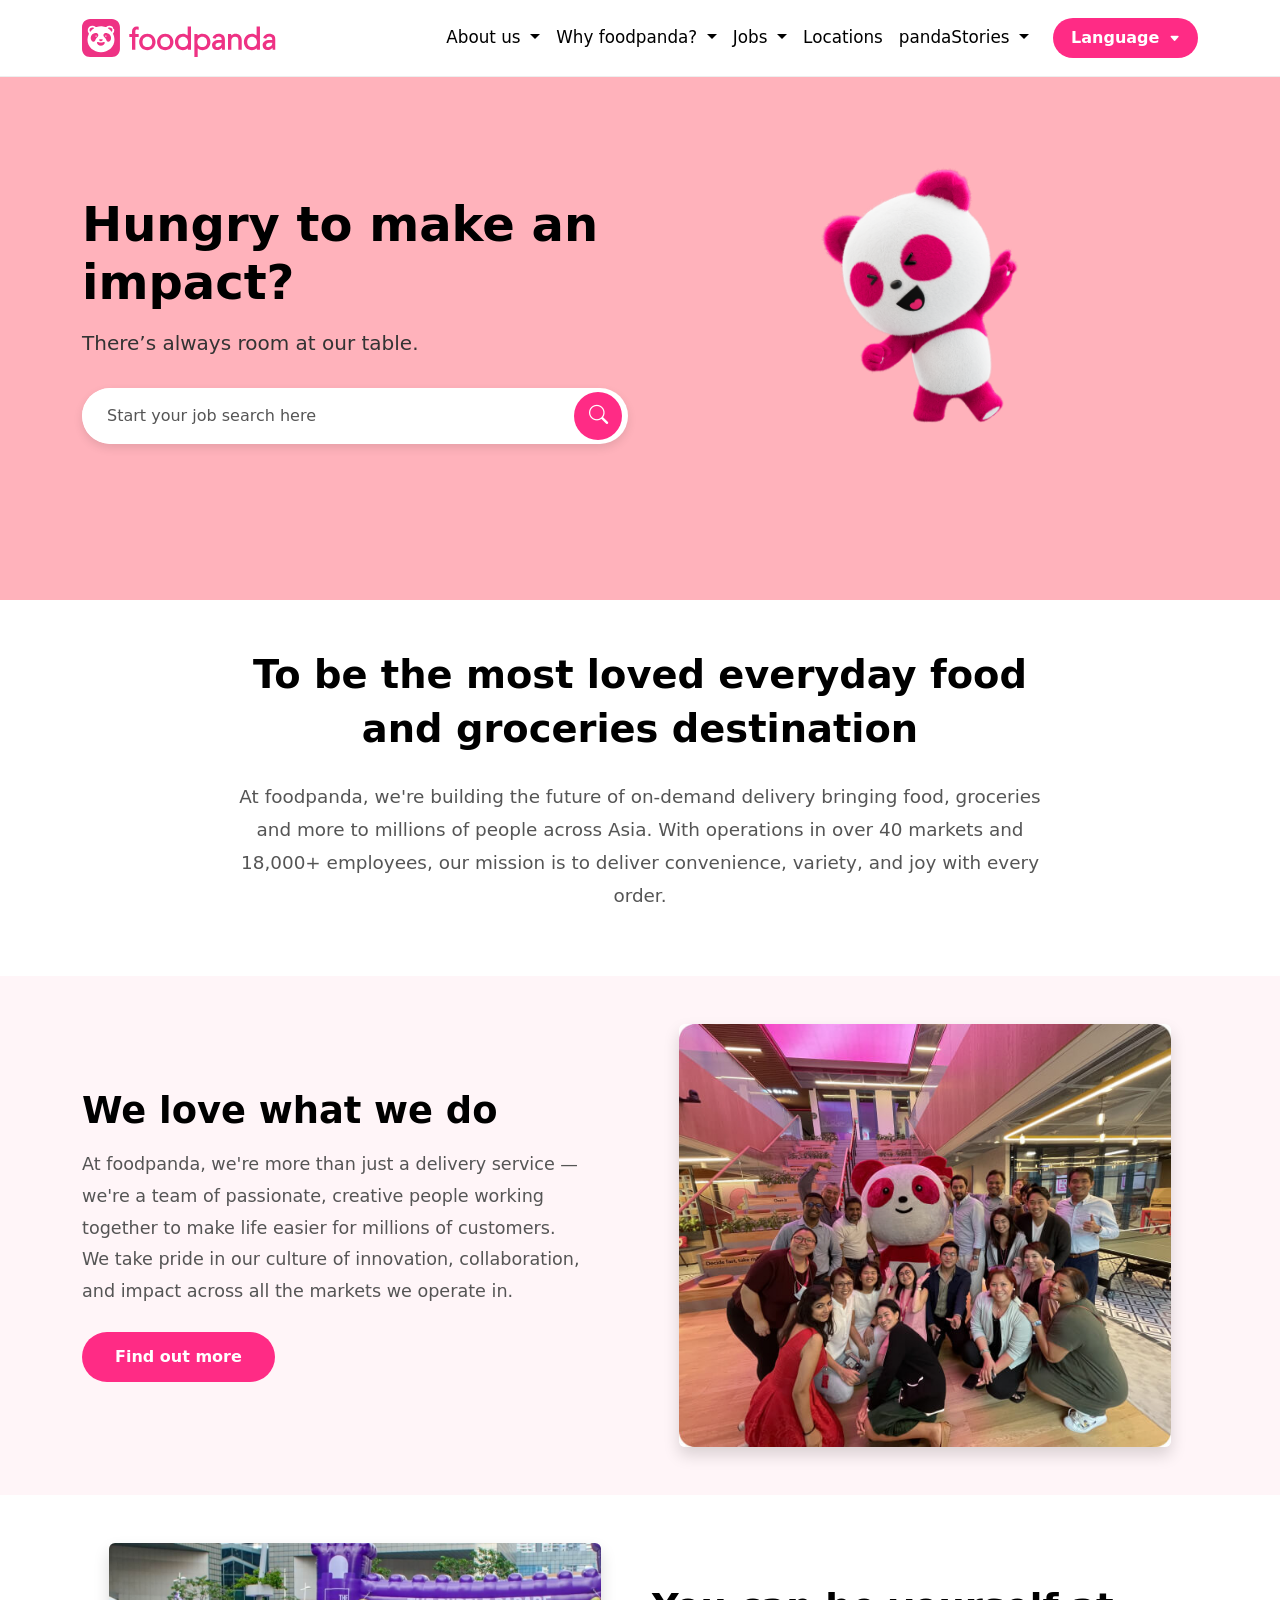
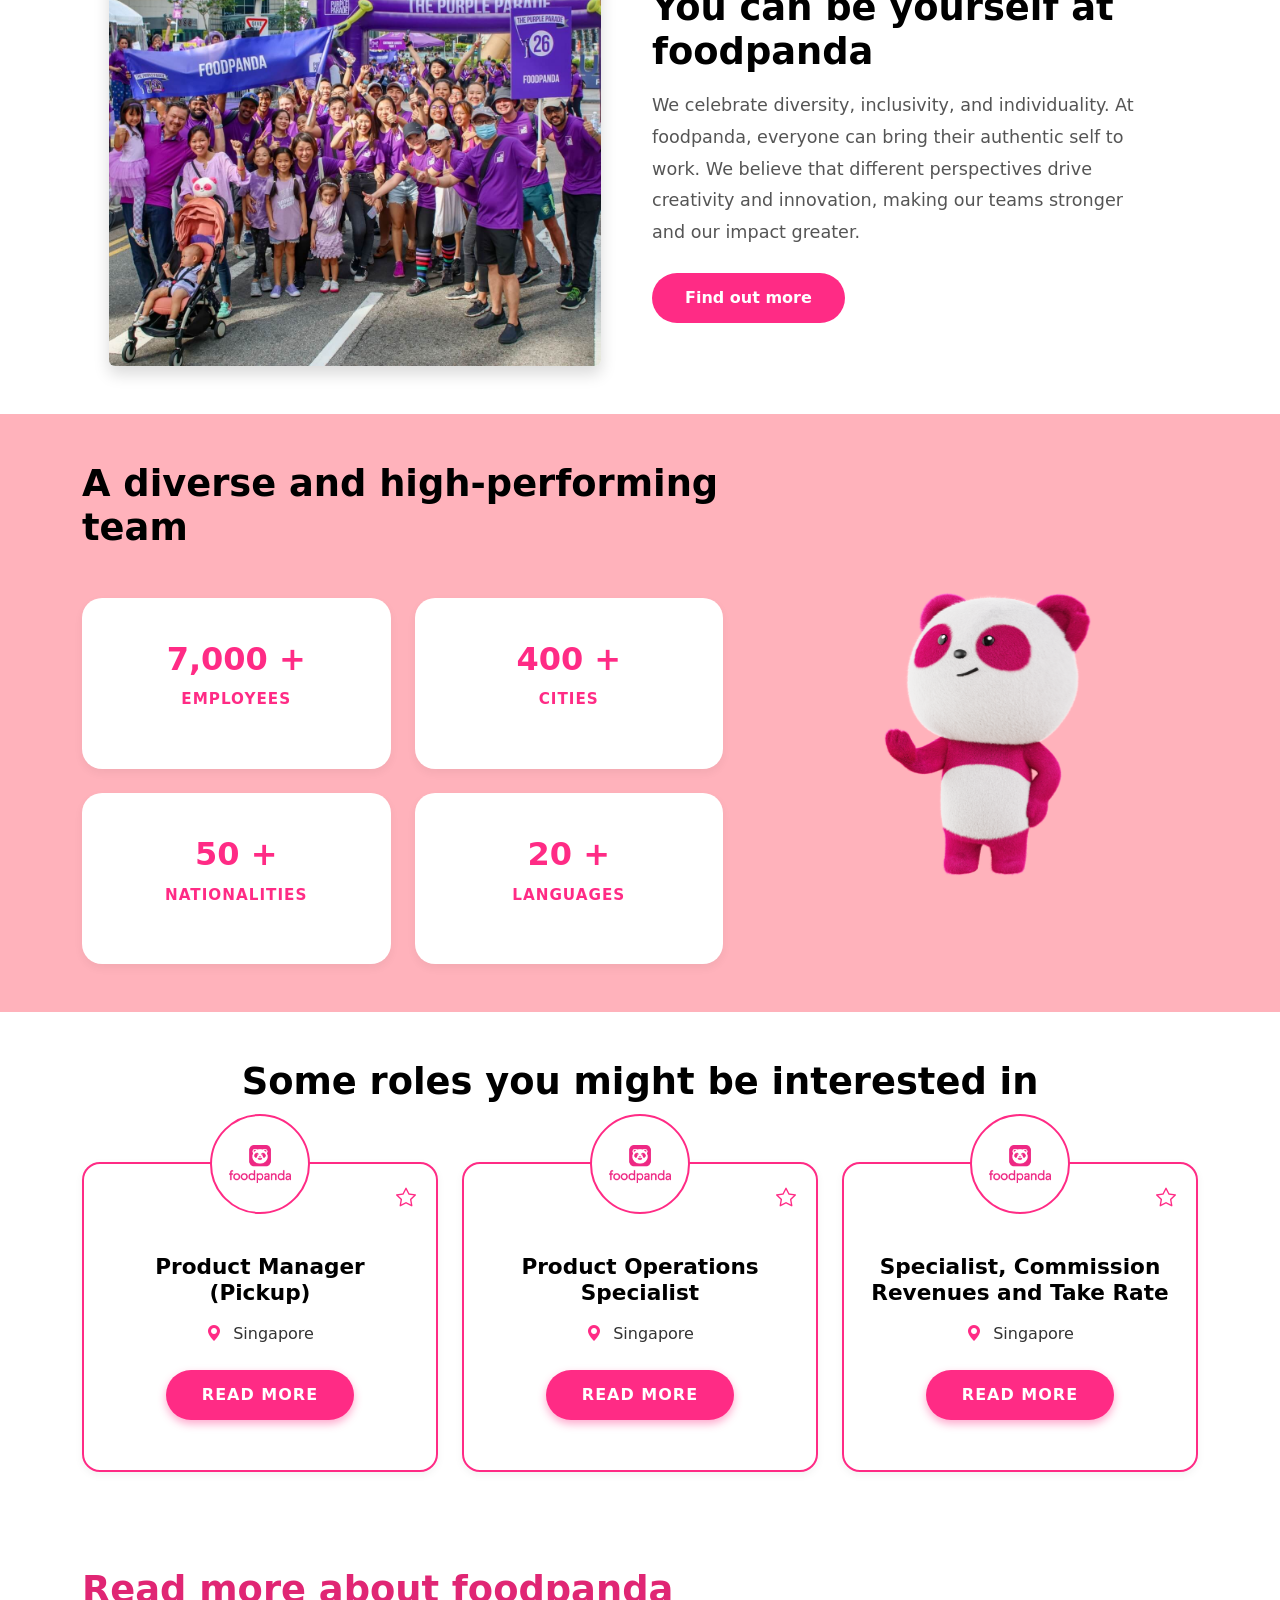
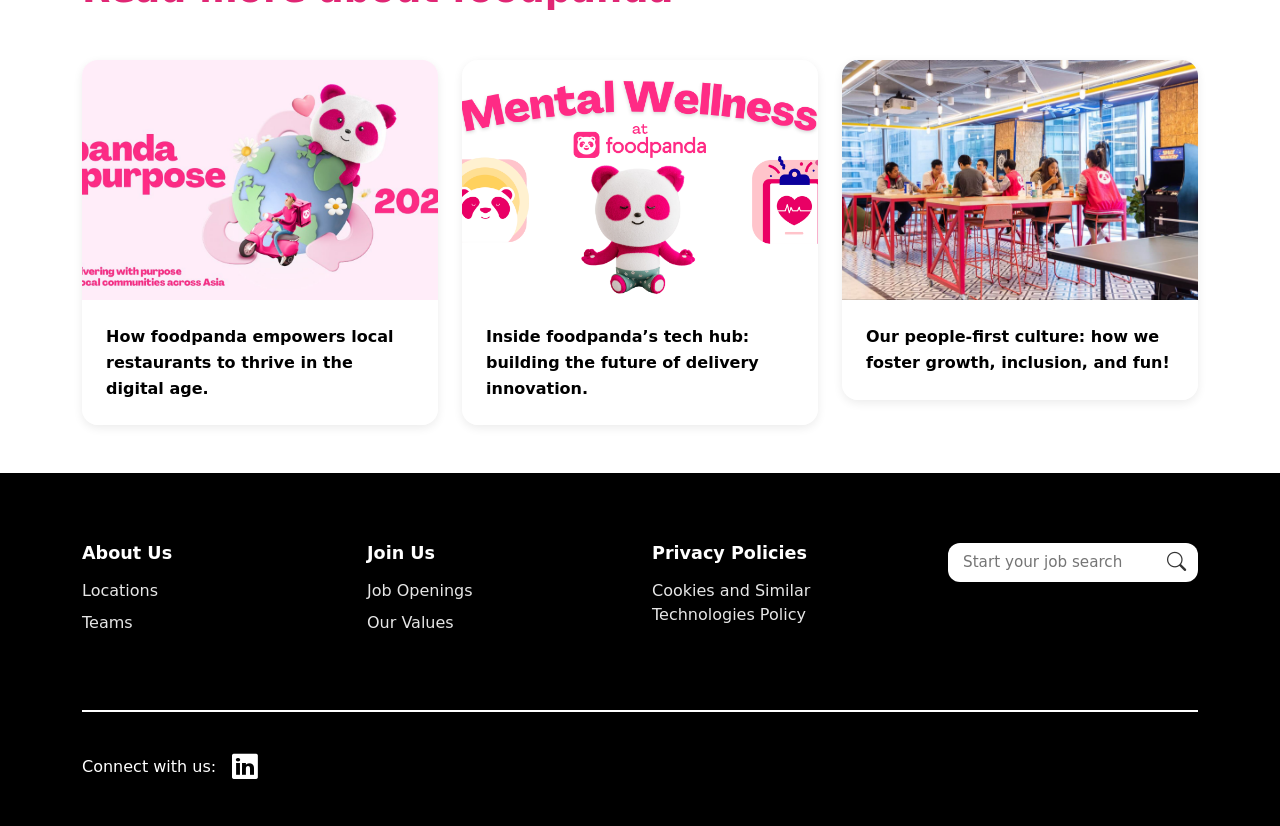
<file: career.html>
<!doctype html>
<html lang="en">

<head>
  <meta charset="utf-8">
  <meta name="viewport" content="width=device-width, initial-scale=1">
  <title>Careers | foodpanda</title>

  <!-- Bootstrap -->
  <link href="https://cdn.jsdelivr.net/npm/bootstrap@5.3.3/dist/css/bootstrap.min.css" rel="stylesheet">

  <!-- Icons -->
  <link rel="stylesheet" href="https://cdn.jsdelivr.net/npm/bootstrap-icons@1.11.3/font/bootstrap-icons.min.css">

  <!-- Custom CSS -->
  <link rel="stylesheet" href="career.css">

  <link rel="shortcut icon" href="assets/images/favicon.ico" type="image/x-icon">
</head>

<body>

  <!-- ===== NAVBAR ===== -->
<nav class="navbar navbar-expand-lg fixed-top fp-navbar">
  <div class="container">
    <!-- Logo -->
    <a class="navbar-brand" href="#">
      <img src="assets/images/foodpanda-svg-logo.svg" alt="Foodpanda logo">
    </a>

    <!-- Toggler button -->
    <button class="navbar-toggler" type="button" data-bs-toggle="collapse" data-bs-target="#navbarNav"
      aria-controls="navbarNav" aria-expanded="false" aria-label="Toggle navigation">
      <span class="navbar-toggler-icon"></span>
    </button>

    <!-- Navbar Links -->
    <div class="collapse navbar-collapse" id="navbarNav">
      <ul class="navbar-nav ms-auto align-items-lg-center">
        <!-- About Us -->
        <li class="nav-item dropdown">
          <a class="nav-link dropdown-toggle" href="#" id="aboutDropdown" role="button" data-bs-toggle="dropdown"
            aria-expanded="false">
            About us
          </a>
          <ul class="dropdown-menu" aria-labelledby="aboutDropdown">
            <li><a class="dropdown-item" href="#">Culture and Values</a></li>
            <li><a class="dropdown-item" href="#">Our Teams</a></li>
          </ul>
        </li>

        <!-- Why foodpanda -->
        <li class="nav-item dropdown">
          <a class="nav-link dropdown-toggle" href="#" id="whyDropdown" role="button" data-bs-toggle="dropdown"
            aria-expanded="false">
            Why foodpanda?
          </a>
          <ul class="dropdown-menu" aria-labelledby="whyDropdown">
            <li><a class="dropdown-item" href="#">Culture and Values</a></li>
            <li><a class="dropdown-item" href="#">Diversity, Equity & Inclusion</a></li>
            <li><a class="dropdown-item" href="#">Benifits</a></li>
          </ul>
        </li>
        
        <!-- Jobs -->
        <li class="nav-item dropdown">
          <a class="nav-link dropdown-toggle" href="#" id="jobsDropdown" role="button" data-bs-toggle="dropdown"
            aria-expanded="false">
            Jobs
          </a>
          <ul class="dropdown-menu" aria-labelledby="jobsDropdown">
            <li><a class="dropdown-item" href="#">All Jobs</a></li>
            <li><a class="dropdown-item" href="#">PowerUp! SG Tech Traineeship</a></li>
          </ul>
        </li>

        <!-- Locations -->
        <li class="nav-item">
          <a class="nav-link" href="#">Locations</a>
        </li>

        <!-- pandaStories -->
        <li class="nav-item dropdown">
          <a class="nav-link dropdown-toggle" href="#" id="storiesDropdown" role="button" data-bs-toggle="dropdown"
            aria-expanded="false">
            pandaStories
          </a>
          <ul class="dropdown-menu" aria-labelledby="storiesDropdown">
            <li><a class="dropdown-item" href="#">Foodpanda Blog</a></li>
            <li><a class="dropdown-item" href="#">Foodpanda News</a></li>
            <li><a class="dropdown-item" href="#">Foodpanda Data Blog</a></li>
          </ul>
        </li>

        <!-- Language Button -->
        <li class="nav-item ms-lg-3">
          <button class="btn-language">Language <i class="bi bi-caret-down-fill"></i></button>
        </li>
      </ul>
    </div>
  </div>
</nav>



  <!-- ===== HERO SECTION ===== -->
  <section class="career-hero d-flex align-items-center">
    <div class="container">
      <div class="row align-items-center">
        <!-- Left Text -->
        <div class="col-lg-6 col-md-8 text-center text-md-start">
          <h1 class="fw-bold mb-3">Hungry to make an impact?</h1>
          <p class="hero-subtext mb-4">There’s always room at our table.</p>

          <!-- Search Bar -->
          <div class="search-bar d-flex align-items-center">
            <input type="text" class="form-control" placeholder="Start your job search here">
            <button class="btn btn-pink"><i class="bi bi-search"></i></button>
          </div>
        </div>

        <!-- Right Image -->
        <div class="col-lg-6 text-center mt-5 mt-lg-0">
          <img src="assets/images/panda.png" class="hero-img img-fluid">
        </div>
      </div>
    </div>
  </section>


<!-- ===== OUR MISSION SECTION ===== -->
<section class="mission-section text-center py-5">
  <div class="container">
    <h2 class="fw-bold mb-4">
      To be the most loved everyday food and groceries destination
    </h2>
    <p class="mission-text mx-auto">
      At foodpanda, we're building the future of on-demand delivery bringing food, groceries and more to millions 
      of people across Asia. With operations in over 40 markets and 18,000+ employees, our mission is to deliver 
      convenience, variety, and joy with every order.
    </p>
  </div>
</section>


<!-- ===== WE LOVE WHAT WE DO SECTION ===== -->
<section class="love-section py-5">
  <div class="container">
    <div class="row align-items-center">
      <!-- Left text -->
      <div class="col-lg-6 mb-4 mb-lg-0">
        <h2 class="fw-bold mb-3">We love what we do</h2>
        <p class="love-text mb-4">
          At foodpanda, we're more than just a delivery service — we're a team of passionate, 
          creative people working together to make life easier for millions of customers.  
          We take pride in our culture of innovation, collaboration, and impact across all the 
          markets we operate in.
        </p>
        <a href="#" class="btn btn-pink">Find out more</a>
      </div>

      <!-- Right image -->
      <div class="col-lg-6 text-center">
        <img src="assets/images/love-what-we-do.jpg" alt="We love what we do" class="img-fluid rounded shadow love-img">
      </div>
    </div>
  </div>
</section>


<!-- ===== YOU CAN BE YOURSELF SECTION ===== -->
<section class="yourself-section py-5">
  <div class="container">
    <div class="row align-items-center flex-lg-row-reverse">
      <!-- Text (right side on desktop) -->
      <div class="col-lg-6 mb-4 mb-lg-0">
        <h2 class="fw-bold mb-3">You can be yourself at foodpanda</h2>
        <p class="yourself-text mb-4">
          We celebrate diversity, inclusivity, and individuality.  
          At foodpanda, everyone can bring their authentic self to work.  
          We believe that different perspectives drive creativity and innovation,  
          making our teams stronger and our impact greater.
        </p>
        <a href="#" class="btn btn-pink">Find out more</a>
      </div>

      <!-- Image (left side) -->
      <div class="col-lg-6 text-center">
        <img src="assets/images/be-yourself.jpg" alt="Be yourself at foodpanda" class="img-fluid rounded shadow yourself-img">
      </div>
    </div>
  </div>
</section>


<!-- ===== DIVERSE & HIGH-PERFORMING TEAM SECTION ===== -->
<section class="team-section py-5">
  <div class="container">
    <div class="row align-items-center">
      <!-- Left content -->
      <div class="col-lg-7 text-center text-lg-start mb-5 mb-lg-0">
        <h2 class="fw-bold mb-5">A diverse and high-performing team</h2>
        <div class="row g-4 justify-content-center justify-content-lg-start">
          
          <div class="col-6 col-md-6 col-lg-6">
            <div class="stat-card">
              <h3>7,000 +</h3>
              <p>EMPLOYEES</p>
            </div>
          </div>
          
          <div class="col-6 col-md-6 col-lg-6">
            <div class="stat-card">
              <h3>400 +</h3>
              <p>CITIES</p>
            </div>
          </div>

          <div class="col-6 col-md-6 col-lg-6">
            <div class="stat-card">
              <h3>50 +</h3>
              <p>NATIONALITIES</p>
            </div>
          </div>
          
          <div class="col-6 col-md-6 col-lg-6">
            <div class="stat-card">
              <h3>20 +</h3>
              <p>LANGUAGES</p>
            </div>
          </div>

        </div>
      </div>

      <!-- Right mascot image -->
      <div class="col-lg-5 text-center">
        <img src="assets/images/panda-image.svg" alt="panda mascot" class="img-fluid team-img">
      </div>
    </div>
  </div>
</section>
<!-- ===== JOB ROLES SECTION (REAL DESIGN) ===== -->
<section class="roles-section py-5">
  <div class="container text-center">
    <h2 class="fw-bold mb-5">Some roles you might be interested in</h2>

    <div class="row g-4 justify-content-center">

      <!-- Card 1 -->
      <div class="col-md-6 col-lg-4">
        <div class="role-card position-relative">
          <div class="role-logo-circle">
            <img src="assets/images/foodpanda-logo-small.png" alt="Foodpanda logo">
          </div>
          <i class="bi bi-star role-fav"></i>
          <div class="role-content">
            <h4 class="fw-bold mb-3">Product Manager (Pickup)</h4>
            <p class="role-location mb-4">
              <i class="bi bi-geo-alt-fill"></i> Singapore
            </p>
            <a href="#" class="btn btn-pink-fill">Read more</a>
          </div>
        </div>
      </div>

      <!-- Card 2 -->
      <div class="col-md-6 col-lg-4">
        <div class="role-card position-relative">
          <div class="role-logo-circle">
            <img src="assets/images/foodpanda-logo-small.png" alt="Foodpanda logo">
          </div>
          <i class="bi bi-star role-fav"></i>
          <div class="role-content">
            <h4 class="fw-bold mb-3">Product Operations Specialist</h4>
            <p class="role-location mb-4">
              <i class="bi bi-geo-alt-fill"></i> Singapore
            </p>
            <a href="#" class="btn btn-pink-fill">Read more</a>
          </div>
        </div>
      </div>

      <!-- Card 3 -->
      <div class="col-md-6 col-lg-4">
        <div class="role-card position-relative">
          <div class="role-logo-circle">
            <img src="assets/images/foodpanda-logo-small.png" alt="Foodpanda logo">
          </div>
          <i class="bi bi-star role-fav"></i>
          <div class="role-content">
            <h4 class="fw-bold mb-3">Specialist, Commission Revenues and Take Rate</h4>
            <p class="role-location mb-4">
              <i class="bi bi-geo-alt-fill"></i> Singapore
            </p>
            <a href="#" class="btn btn-pink-fill">Read more</a>
          </div>
        </div>
      </div>

    </div>
  </div>
</section>


<!-- ===== READ MORE ABOUT FOODPANDA SECTION ===== -->
<section class="about-fp-section py-5">
  <div class="container text-center">
    <h2 class="fw-bold mb-5">Read more about foodpanda</h2>

    <div class="row g-4 justify-content-center">

      <!-- CARD 1 -->
      <div class="col-md-6 col-lg-4">
        <div class="fp-article-card">
          <div class="fp-img">
            <img src="assets/images/article-1.jpg" alt="foodpanda article 1">
          </div>
          <div class="fp-text text-start p-4">
            <p class="mb-0 fw-semibold">How foodpanda empowers local restaurants to thrive in the digital age.</p>
          </div>
        </div>
      </div>

      <!-- CARD 2 -->
      <div class="col-md-6 col-lg-4">
        <div class="fp-article-card">
          <div class="fp-img">
            <img src="assets/images/article-2.jpg" alt="foodpanda article 2">
          </div>
          <div class="fp-text text-start p-4">
            <p class="mb-0 fw-semibold">Inside foodpanda’s tech hub: building the future of delivery innovation.</p>
          </div>
        </div>
      </div>

      <!-- CARD 3 -->
      <div class="col-md-6 col-lg-4">
        <div class="fp-article-card">
          <div class="fp-img">
            <img src="assets/images/article-3.jpg" alt="foodpanda article 3">
          </div>
          <div class="fp-text text-start p-4">
            <p class="mb-0 fw-semibold">Our people-first culture: how we foster growth, inclusion, and fun!</p>
          </div>
        </div>
      </div>

    </div>
  </div>
</section>


<!-- ===== FOOTER SECTION ===== -->
<footer class="career-footer">
  <div class="container">

    <div class="row align-items-start footer-main">
      <!-- About Us -->
      <div class="col-md-3 col-6 mb-4">
        <h5>About Us</h5>
        <ul class="footer-links list-unstyled">
          <li><a href="#">Locations</a></li>
          <li><a href="#">Teams</a></li>
        </ul>
      </div>

      <!-- Join Us -->
      <div class="col-md-3 col-6 mb-4">
        <h5>Join Us</h5>
        <ul class="footer-links list-unstyled">
          <li><a href="#">Job Openings</a></li>
          <li><a href="#">Our Values</a></li>
        </ul>
      </div>

      <!-- Privacy -->
      <div class="col-md-3 col-12 mb-4">
        <h5>Privacy Policies</h5>
        <ul class="footer-links list-unstyled">
          <li><a href="#">Cookies and Similar Technologies Policy</a></li>
        </ul>
      </div>

      <!-- Search Bar -->
      <div class="col-md-3 col-12 mb-4 text-md-end text-start">
        <div class="footer-search position-relative">
          <input type="text" class="footer-search-input" placeholder="Start your job search">
          <i class="bi bi-search footer-search-icon"></i>
        </div>
      </div>
    </div>


    <hr class="footer-divider">

<div class="footer-bottom d-flex align-items-center flex-wrap">
  <p class="mb-0 me-2">Connect with us:</p>
  <a href="#" class="footer-social-linkedin">
    <i class="bi bi-linkedin"></i>
  </a>
</div>
    
  </div>
</footer>












  <!-- Bootstrap JS -->
  <script src="https://cdn.jsdelivr.net/npm/bootstrap@5.3.3/dist/js/bootstrap.bundle.min.js"></script>
  <script src="career.js"></script>
</body>

</html>
</file>
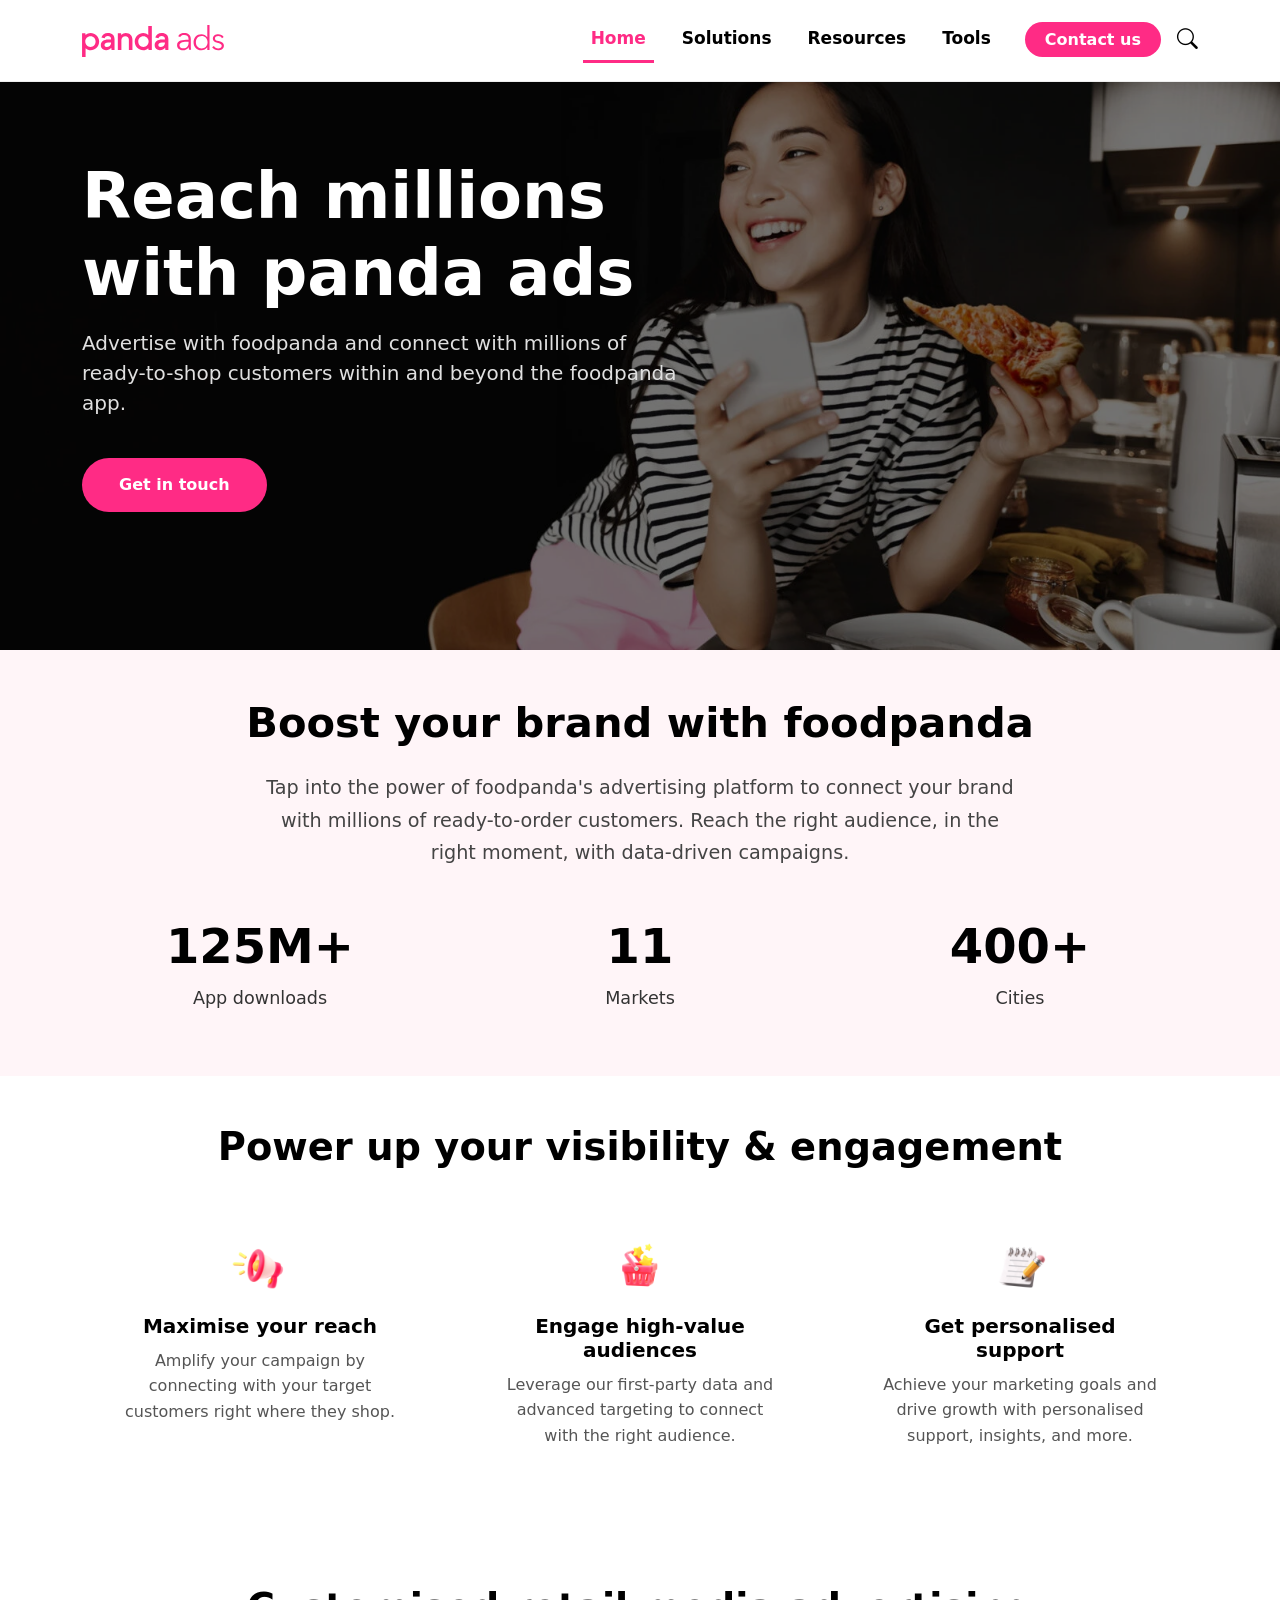
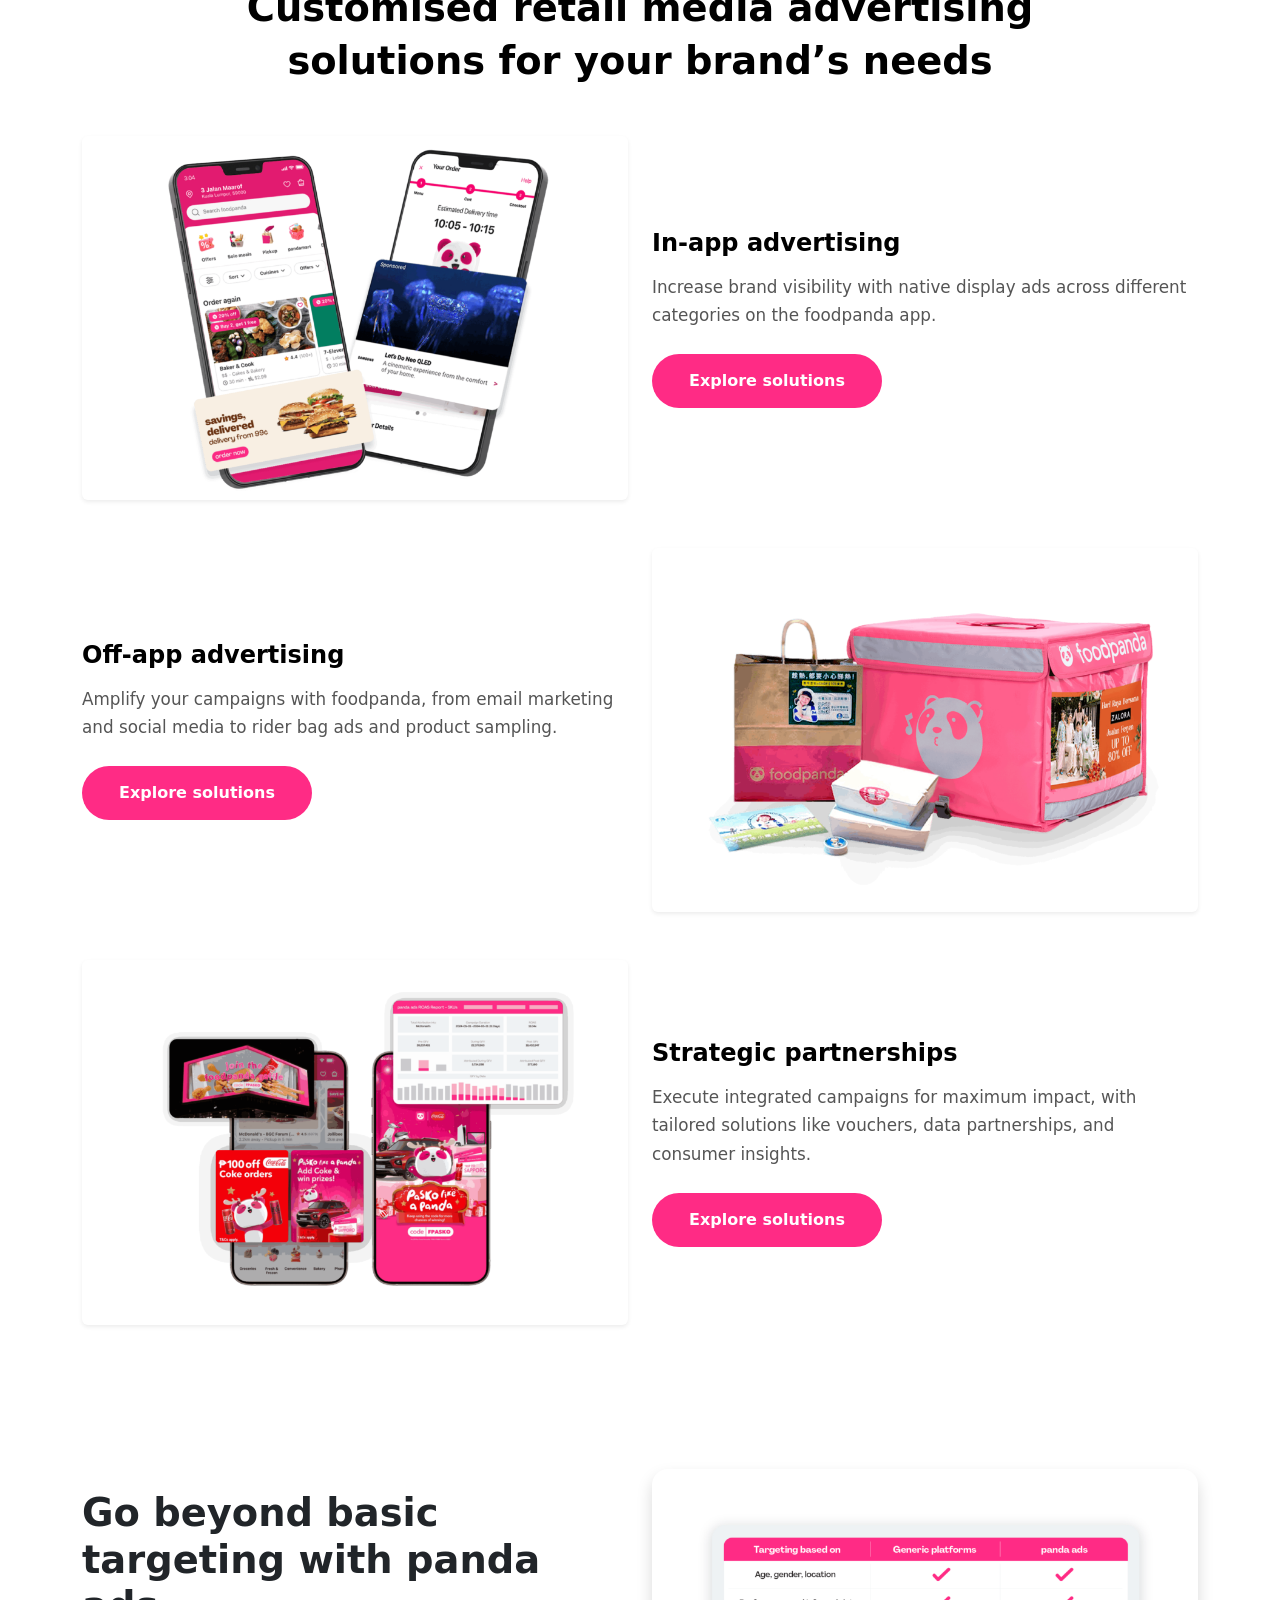
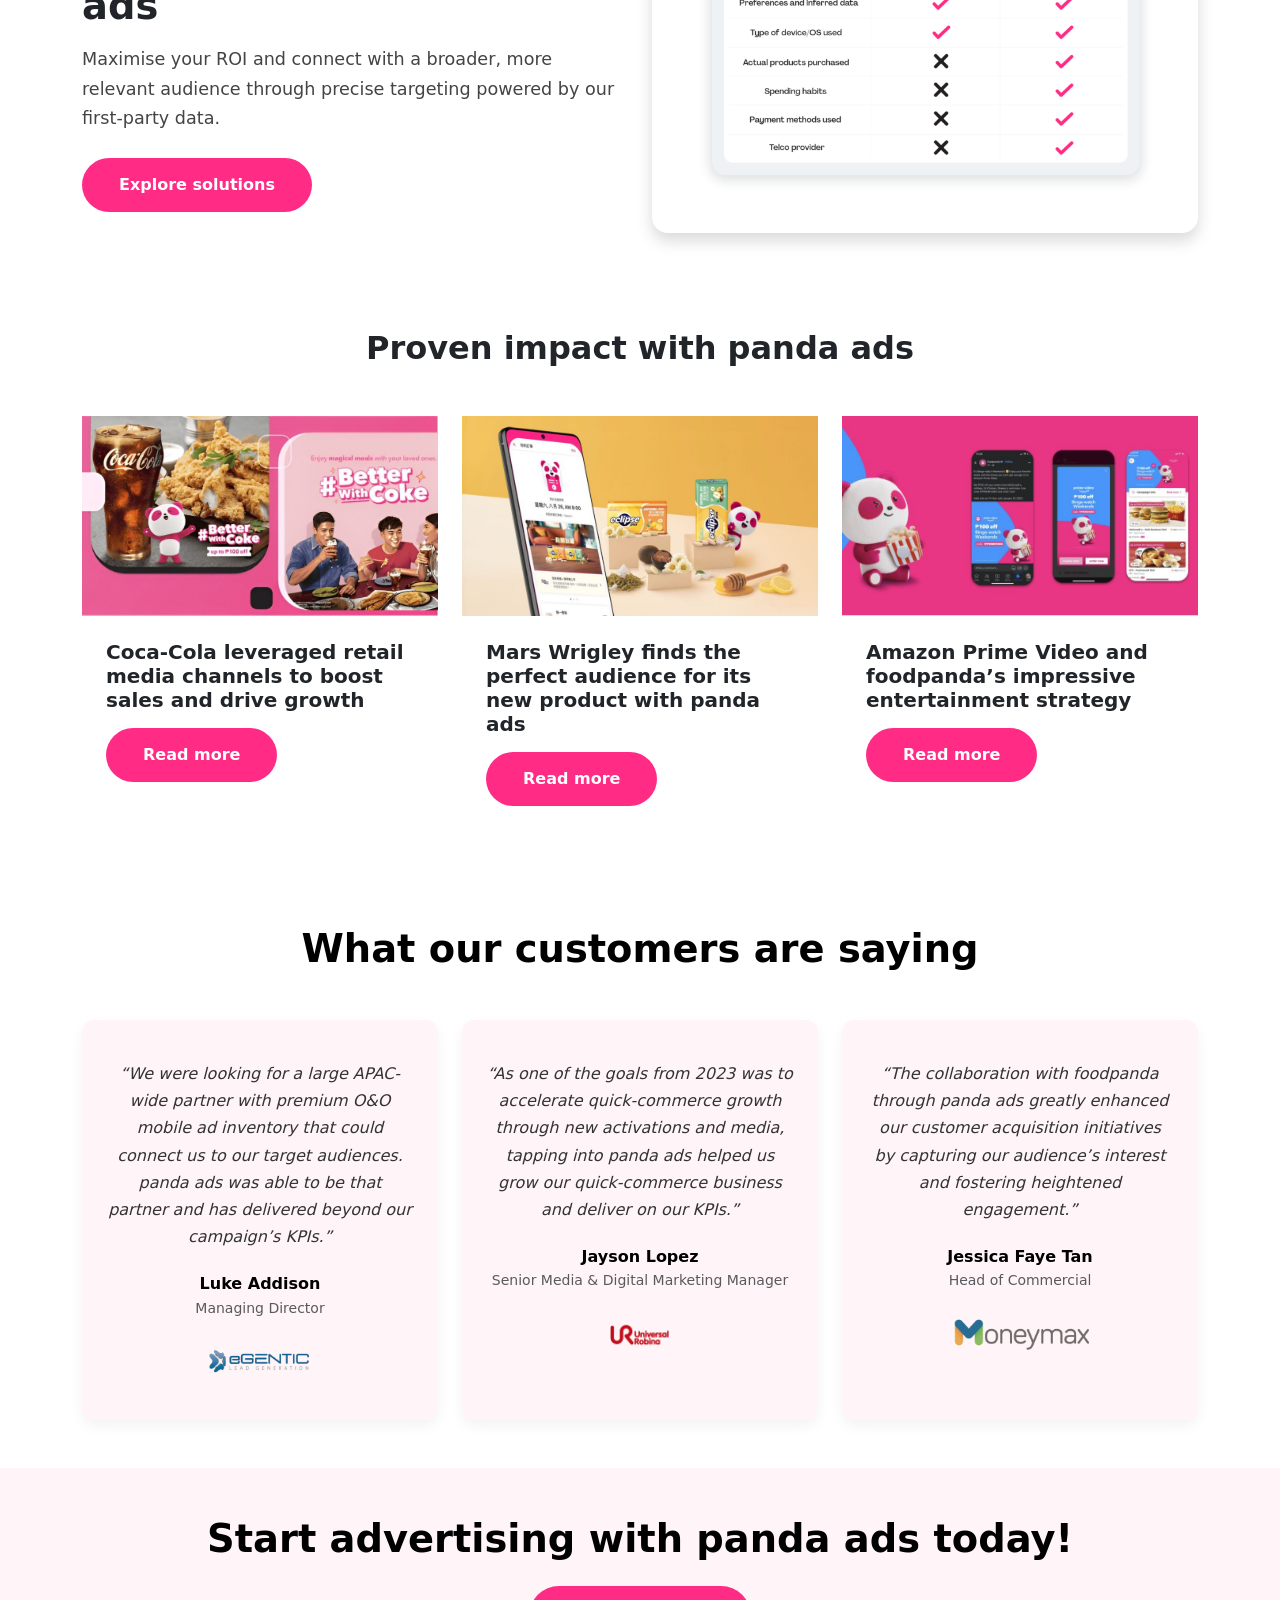
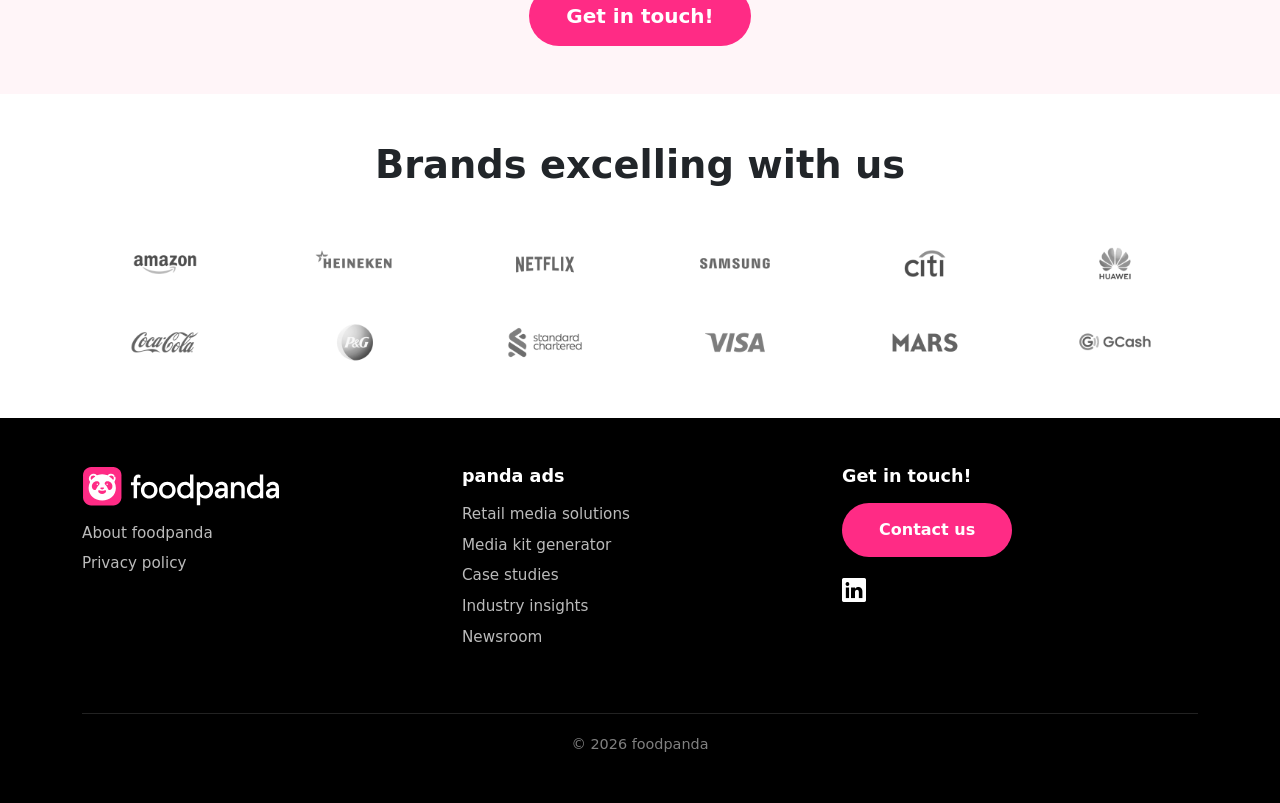
<file: panda-ads.html>
<!doctype html>
<html lang="en">

<head>
  <meta charset="utf-8">
  <meta name="viewport" content="width=device-width, initial-scale=1">
  <link rel="shortcut icon" href="assets/images/favicon.png" type="image/x-icon">
  <link href="https://cdn.jsdelivr.net/npm/bootstrap@5.3.3/dist/css/bootstrap.min.css" rel="stylesheet">
  <link rel="stylesheet" href="https://cdn.jsdelivr.net/npm/bootstrap-icons@1.11.3/font/bootstrap-icons.min.css">
  <link rel="stylesheet" href="panda-ads.css">
  <title>Panda Ads | foodpanda</title>
</head>

<body>

 
  <!-- NAVBAR -->
  <nav class="navbar navbar-expand-lg fixed-top">
    <div class="container">

      <!-- Logo -->
      <a class="navbar-brand" href="index.html">
        <img src="assets/images/foodpanda_panda-ads_logo.svg" alt="Panda Ads Logo">
      </a>

      <!-- Toggler -->
      <button class="navbar-toggler" type="button" data-bs-toggle="collapse" data-bs-target="#navbarNav">
        <span class="navbar-toggler-icon"></span>
      </button>

      <!-- Links -->
      <div class="collapse navbar-collapse" id="navbarNav">
        <ul class="navbar-nav ms-auto align-items-center">

          <li class="nav-item"><a class="nav-link active" href="panda-ads.html">Home</a></li>
          <li class="nav-item"><a class="nav-link" href="#solutions">Solutions</a></li>
          <li class="nav-item"><a class="nav-link" href="#resources">Resources</a></li>
          <li class="nav-item"><a class="nav-link" href="#tools">Tools</a></li>

          <!-- Contact Us Button -->
          <li class="nav-item ms-3">
            <a href="#contact" class="btn-contact">Contact us</a>
          </li>

          <!-- Search Icon -->
          <li class="nav-item ms-3 search-icon">
            <i class="bi bi-search"></i>
          </li>

        </ul>
      </div>
    </div>
  </nav>


<!-- HERO SECTION -->
<section class="hero-section">
  <div class="hero-overlay"></div>
  <div class="container">
    <div class="row">
      <div class="col-lg-8 col-md-10 hero-text">
        <h1 class="fw-bold">Reach millions<br>with panda ads</h1>
        <p class="hero-subtext mt-3">
          Advertise with foodpanda and connect with millions of ready-to-shop customers
          within and beyond the foodpanda app.
        </p>
        <a href="#contact" class="btn btn-pink mt-4">Get in touch</a>
      </div>
    </div>
  </div>
</section>


<!-- BOOST YOUR BRAND SECTION -->
<section class="boost-section text-center py-5">
  <div class="container">
    <h2 class="fw-bold mb-4">Boost your brand with foodpanda</h2>
    <p class="boost-text mb-5">
      Tap into the power of foodpanda's advertising platform to connect your brand with millions
      of ready-to-order customers. Reach the right audience, in the right moment, with data-driven campaigns.
    </p>

    <div class="row justify-content-center g-4">
      <div class="col-md-4 col-6">
        <h3 class="boost-number">125M+</h3>
        <p class="boost-label">App downloads</p>
      </div>
      <div class="col-md-4 col-6">
        <h3 class="boost-number">11</h3>
        <p class="boost-label">Markets</p>
      </div>
      <div class="col-md-4 col-6">
        <h3 class="boost-number">400+</h3>
        <p class="boost-label">Cities</p>
      </div>
    </div>
  </div>
</section>


<!-- POWER UP SECTION -->
<section class="powerup-section text-center py-5">
  <div class="container">
    <h2 class="fw-bold mb-5">Power up your visibility & engagement</h2>
    <div class="row g-4 justify-content-center">
      <div class="col-md-4">
        <div class="powerup-box">
          <img src="assets/images/speaker.png" alt="Maximise your reach" class="mb-3">
          <h5 class="fw-bold">Maximise your reach</h5>
          <p>Amplify your campaign by connecting with your target customers right where they shop.</p>
        </div>
      </div>
      <div class="col-md-4">
        <div class="powerup-box">
          <img src="assets/images/basket.png" alt="Engage high-value audiences" class="mb-3">
          <h5 class="fw-bold">Engage high-value audiences</h5>
          <p>Leverage our first-party data and advanced targeting to connect with the right audience.</p>
        </div>
      </div>
      <div class="col-md-4">
        <div class="powerup-box">
          <img src="assets/images/notebook.png" alt="Get personalised support" class="mb-3">
          <h5 class="fw-bold">Get personalised support</h5>
          <p>Achieve your marketing goals and drive growth with personalised support, insights, and more.</p>
        </div>
      </div>
    </div>
  </div>
</section>



<!-- CUSTOMISED SOLUTIONS SECTION -->
<section class="solutions-section py-5" id="solutions">
  <div class="container">
    <h2 class="fw-bold text-center mb-5">
      Customised retail media advertising<br>
      solutions for your brand’s needs
    </h2>

    <!-- In-app advertising -->
    <div class="row align-items-center mb-5">
      <div class="col-lg-6 mb-4 mb-lg-0">
        <img src="assets/images/customize-retail.png" alt="In-app advertising" class="img-fluid rounded shadow-sm">
      </div>
      <div class="col-lg-6">
        <h4 class="fw-bold">In-app advertising</h4>
        <p class="mb-4">
          Increase brand visibility with native display ads across different categories on the foodpanda app.
        </p>
        <a href="#" class="btn btn-pink">Explore solutions</a>
      </div>
    </div>

    <!-- Off-app advertising -->
    <div class="row align-items-center flex-lg-row-reverse mb-5">
      <div class="col-lg-6 mb-4 mb-lg-0">
        <img src="assets/images/off-app-add.png" alt="Off-app advertising" class="img-fluid rounded shadow-sm">
      </div>
      <div class="col-lg-6">
        <h4 class="fw-bold">Off-app advertising</h4>
        <p class="mb-4">
          Amplify your campaigns with foodpanda, from email marketing and social media to rider bag ads and product sampling.
        </p>
        <a href="#" class="btn btn-pink">Explore solutions</a>
      </div>
    </div>

    <!-- Strategic partnerships -->
    <div class="row align-items-center mb-5">
      <div class="col-lg-6 mb-4 mb-lg-0">
        <img src="assets/images/strategic-partner.png" alt="Strategic partnerships" class="img-fluid rounded shadow-sm">
      </div>
      <div class="col-lg-6">
        <h4 class="fw-bold">Strategic partnerships</h4>
        <p class="mb-4">
          Execute integrated campaigns for maximum impact, with tailored solutions like vouchers, data partnerships, and consumer insights.
        </p>
        <a href="#" class="btn btn-pink">Explore solutions</a>
      </div>
    </div>
  </div>
</section>


<!-- GO BEYOND BASIC TARGETING SECTION -->
<section class="beyond-target-section py-5">
  <div class="container">
    <div class="row align-items-center">
      
      <!-- Left Column -->
      <div class="col-lg-6 mb-4 mb-lg-0">
        <h2 class="fw-bold mb-3">Go beyond basic targeting with panda ads</h2>
        <p class="mb-4">
          Maximise your ROI and connect with a broader, more relevant audience 
          through precise targeting powered by our first-party data.
        </p>
        <a href="#" class="btn btn-pink">Explore solutions</a>
      </div>

      <!-- Right Column (Image instead of Table) -->
      <div class="col-lg-6 text-center">
        <img src="assets/images/go-beyond.png" 
             alt="Targeting comparison table" 
             class="img-fluid shadow rounded-4 targeting-img">
      </div>

    </div>
  </div>
</section>

<!-- PROVEN IMPACT SECTION -->
<section class="impact-section py-5" id="resources">
  <div class="container">
    <h2 class="fw-bold text-center mb-5">Proven impact with panda ads</h2>

    <div class="row g-4">
      <!-- Card 1 -->
      <div class="col-md-4">
        <div class="impact-card h-100">
          <img src="assets/images/coca-cola.jpeg" alt="Coca-Cola" class="img-fluid">
          <div class="card-body p-4">
            <h5 class="fw-bold mb-3">Coca-Cola leveraged retail media channels to boost sales and drive growth</h5>
            <a href="#" class="btn btn-pink">Read more</a>
          </div>
        </div>
      </div>

      <!-- Card 2 -->
      <div class="col-md-4">
        <div class="impact-card h-100">
          <img src="assets/images/mars.jpeg" alt="Mars Wrigley" class="img-fluid">
          <div class="card-body p-4">
            <h5 class="fw-bold mb-3">Mars Wrigley finds the perfect audience for its new product with panda ads</h5>
            <a href="#" class="btn btn-pink">Read more</a>
          </div>
        </div>
      </div>

      <!-- Card 3 -->
      <div class="col-md-4">
        <div class="impact-card h-100">
          <img src="assets/images/amazon.jpeg" alt="Amazon Prime Video" class="img-fluid">
          <div class="card-body p-4">
            <h5 class="fw-bold mb-3">Amazon Prime Video and foodpanda’s impressive entertainment strategy</h5>
            <a href="#" class="btn btn-pink">Read more</a>
          </div>
        </div>
      </div>
    </div>
  </div>
</section>

<!-- TESTIMONIAL SECTION -->
<section class="testimonial-section py-5">
  <div class="container">
    <h2 class="fw-bold text-center mb-5">What our customers are saying</h2>

    <div class="row g-4">
      <!-- Testimonial 1 -->
      <div class="col-md-4">
        <div class="testimonial-box h-100 text-center">
          <p class="testimonial-quote">
            “We were looking for a large APAC-wide partner with premium O&O mobile ad inventory 
            that could connect us to our target audiences. panda ads was able to be that partner 
            and has delivered beyond our campaign’s KPIs.”
          </p>
          <h6 class="fw-bold mt-4 mb-1">Luke Addison</h6>
          <p class="text-muted small mb-3">Managing Director</p>
          <img src="assets/images/egentics.png" alt="eGENTIC logo" class="testimonial-logo">
        </div>
      </div>

      <!-- Testimonial 2 -->
      <div class="col-md-4">
        <div class="testimonial-box h-100 text-center">
          <p class="testimonial-quote">
            “As one of the goals from 2023 was to accelerate quick-commerce growth through 
            new activations and media, tapping into panda ads helped us grow our quick-commerce 
            business and deliver on our KPIs.”
          </p>
          <h6 class="fw-bold mt-4 mb-1">Jayson Lopez</h6>
          <p class="text-muted small mb-3">Senior Media & Digital Marketing Manager</p>
          <img src="assets/images/Universal.png" class="testimonial-logo">
        </div>
      </div>

      <!-- Testimonial 3 -->
      <div class="col-md-4">
        <div class="testimonial-box h-100 text-center">
          <p class="testimonial-quote">
            “The collaboration with foodpanda through panda ads greatly enhanced our customer 
            acquisition initiatives by capturing our audience’s interest and fostering heightened 
            engagement.”
          </p>
          <h6 class="fw-bold mt-4 mb-1">Jessica Faye Tan</h6>
          <p class="text-muted small mb-3">Head of Commercial</p>
          <img src="assets/images/moneymax.png" alt="MoneyMax logo" class="testimonial-logo">
        </div>
      </div>
    </div>
  </div>
</section>


<!-- CTA SECTION -->
<section class="cta-section text-center py-5">
  <div class="container">
    <h2 class="fw-bold mb-4">Start advertising with panda ads today!</h2>
    <a href="#contact" class="btn btn-pink btn-lg">Get in touch!</a>
  </div>
</section>
<!-- BRANDS SECTION -->
<section class="brands-section py-5">
  <div class="container text-center">
    <h2 class="fw-bold mb-5">Brands excelling with us</h2>
    <div class="row justify-content-center align-items-center g-4">

      <!-- Row 1 -->
      <div class="col-6 col-md-3 col-lg-2">
        <img src="assets/images/amazon.png" alt="Amazon" class="brand-logo img-fluid">
      </div>
      <div class="col-6 col-md-3 col-lg-2">
        <img src="assets/images/heineken.png" alt="Heineken" class="brand-logo img-fluid">
      </div>
      <div class="col-6 col-md-3 col-lg-2">
        <img src="assets/images/Netflix.png" alt="Netflix" class="brand-logo img-fluid">
      </div>
      <div class="col-6 col-md-3 col-lg-2">
        <img src="assets/images/Samsung.png" alt="Samsung" class="brand-logo img-fluid">
      </div>
      <div class="col-6 col-md-3 col-lg-2">
        <img src="assets/images/citi.png" alt="Citi" class="brand-logo img-fluid">
      </div>
      <div class="col-6 col-md-3 col-lg-2">
        <img src="assets/images/huawie.png" alt="Huawei" class="brand-logo img-fluid">
      </div>
      <!-- <div class="col-6 col-md-3 col-lg-2">
        <img src="assets/images/mastercard.png" alt="Mastercard" class="brand-logo img-fluid">
      </div>
      <div class="col-6 col-md-3 col-lg-2">
        <img src="assets/images/unilever.png" alt="Unilever" class="brand-logo img-fluid">
      </div> -->


      <!-- Row 2 -->
      <div class="col-6 col-md-3 col-lg-2">
        <img src="assets/images/coca.png" alt="Coca-Cola" class="brand-logo img-fluid">
      </div>
      <div class="col-6 col-md-3 col-lg-2">
        <img src="assets/images/pg.png" alt="Procter & Gamble" class="brand-logo img-fluid">
      </div>
      <div class="col-6 col-md-3 col-lg-2">
        <img src="assets/images/standard.png" alt="Standard Chartered" class="brand-logo img-fluid">
      </div>
      <div class="col-6 col-md-3 col-lg-2">
        <img src="assets/images/visa.png" alt="Visa" class="brand-logo img-fluid">
      </div>
      <div class="col-6 col-md-3 col-lg-2">
        <img src="assets/images/mars.png" alt="Mars" class="brand-logo img-fluid">
      </div>
      <div class="col-6 col-md-3 col-lg-2">
        <img src="assets/images/gcash.png" alt="GCash" class="brand-logo img-fluid">
      </div>
      <!-- <div class="col-6 col-md-3 col-lg-2">
        <img src="assets/images/zalora.png" alt="Zalora" class="brand-logo img-fluid">
      </div>
      <div class="col-6 col-md-3 col-lg-2">
        <img src="assets/images/disney.png" alt="Disney" class="brand-logo img-fluid">
      </div> -->

    </div>
  </div>
</section>


<!-- FOOTER SECTION -->
<footer class="footer-section py-5">
  <div class="container">
    <div class="row gy-4">
      <!-- Logo + Company Links -->
      <div class="col-md-4">
        <img src="assets/images/foodoanda-logo.svg" alt="foodpanda logo" class="footer-logo mb-3">
        <ul class="list-unstyled">
          <li><a href="#" class="footer-link">About foodpanda</a></li>
          <li><a href="#" class="footer-link">Privacy policy</a></li>
        </ul>
      </div>

      <!-- Panda Ads Links -->
      <div class="col-md-4">
        <h6 class="fw-bold text-white mb-3">panda ads</h6>
        <ul class="list-unstyled">
          <li><a href="#" class="footer-link">Retail media solutions</a></li>
          <li><a href="#" class="footer-link">Media kit generator</a></li>
          <li><a href="#" class="footer-link">Case studies</a></li>
          <li><a href="#" class="footer-link">Industry insights</a></li>
          <li><a href="#" class="footer-link">Newsroom</a></li>
        </ul>
      </div>

      <!-- Contact & Social -->
      <div class="col-md-4">
        <h6 class="fw-bold text-white mb-3">Get in touch!</h6>
        <a href="https://wa.me/923130221118" class="btn btn-pink mb-3">Contact us</a>
        <div>
          <a href="https://www.linkedin.com/in/irazaahmed" class="social-link"><i class="bi bi-linkedin"></i></a>
        </div>
      </div>
    </div>

    <div class="footer-bottom text-center mt-5">
      <p class="text-white-50 mb-0">© 2026 foodpanda</p>
    </div>
  </div>
</footer>



<script src="https://cdn.jsdelivr.net/npm/bootstrap@5.3.3/dist/js/bootstrap.bundle.min.js"></script>
<script src="panda-ads.js"></script>

</body>
</html>
</file>
<file: career.css>
* {
  margin: 0;
  padding: 0;
  box-sizing: border-box;
}
/* ===== FOODPANDA CAREERS NAVBAR ===== */
.fp-navbar {
  background-color: #fff;
  border-bottom: 1px solid #eee;
  padding: 14px 0;
  z-index: 1000;
  transition: all 0.3s ease;
}

.navbar-brand img {
  height: 38px;
}

/* Nav links */
.nav-link {
  color: #000 !important;
  font-weight: 500;
  font-size: 1.05rem;
  padding: 10px 15px;
  transition: color 0.3s ease;
}

.nav-link:hover {
  color: #FF2B85 !important;
}

.nav-item.dropdown .dropdown-menu {
  border-radius: 10px;
  border: none;
  box-shadow: 0 5px 15px rgba(0, 0, 0, 0.15);
  padding: 10px 0;
}

.dropdown-item {
  font-weight: 500;
  padding: 10px 20px;
}

.dropdown-item:hover {
  background-color: #FFF0F5;
  color: #FF2B85;
}

/* Saved Jobs link */
.saved-jobs {
  color: #FF2B85 !important;
  font-weight: 600;
}

/* Language Button */
.btn-language {
  background-color: #FF2B85;
  color: #fff;
  border: none;
  border-radius: 30px;
  padding: 8px 18px;
  font-weight: 600;
  transition: background 0.3s ease;
}

.btn-language:hover {
  background-color: #e02674;
}
/* ===== NAVBAR SHADOW WHEN SCROLLED ===== */
.navbar-shadow {
  box-shadow: 0 4px 12px rgba(0, 0, 0, 0.1);
  transition: box-shadow 0.3s ease;
}


/* Navbar toggler (Bootstrap) */
.navbar-toggler {
  border: none;
}

.navbar-toggler-icon {
  background-image: url("data:image/svg+xml,%3Csvg xmlns='http://www.w3.org/2000/svg' fill='%23000' viewBox='0 0 30 30'%3E%3Cpath stroke='rgba%280, 0, 0, 0.6%29' stroke-width='2' stroke-linecap='round' d='M4 7h22M4 15h22M4 23h22'/%3E%3C/svg%3E");
}

/* Dropdown caret icon spacing */
.bi-caret-down-fill {
  font-size: 0.7rem;
  margin-left: 4px;
}

/* Responsive behavior */
@media (max-width: 992px) {
  .nav-link {
    padding: 10px;
    text-align: center;
  }
  .btn-language {
    margin: 10px auto;
    display: block;
  }
  .saved-jobs {
    text-align: center;
  }
}

/* ===== HERO SECTION ===== */
.career-hero {
  background-color: #ffb2bb; /* corrected pink tone */
  min-height: 600px;
  padding-top: 120px;
  padding-bottom: 80px;
}

.career-hero h1 {
  font-size: 3rem;
  font-weight: 800;
  color: #000;
}

.hero-subtext {
  font-size: 1.25rem;
  color: #333;
}
/* ===== SEARCH BAR FIX ===== */
.search-bar {
  display: flex;
  align-items: center;
  background-color: #fff;
  border-radius: 50px;
  overflow: hidden;
  width: 100%;
  max-width: 600px; /* ✅ longer, matching real site */
  margin-top: 30px;
  margin-left: 0;
  box-shadow: 0 4px 10px rgba(0, 0, 0, 0.1);
}

.search-bar input {
  flex: 1;
  border: none;
  padding: 16px 25px;
  font-size: 1rem;
  color: #333;
  outline: none;
  border-radius: 50px 0 0 50px;
}

.search-bar input::placeholder {
  color: #555;
  font-weight: 500;
}

.search-bar .btn-pink {
  background-color: #FF2B85;
  color: #fff;
  border: none;
  border-radius: 50%;
  width: 48px;
  height: 48px;
  display: flex;
  align-items: center;
  justify-content: center;
  margin-right: 6px;
  margin-left: -10px;
  transition: background-color 0.3s ease;
}

.search-bar .btn-pink:hover {
  background-color: #e02674;
}

.search-bar .btn-pink i {
  font-size: 1.2rem;
}

.hero-img {
  max-width: 420px;
}

/* ===== RESPONSIVE ===== */
@media (max-width: 992px) {
  .career-hero {
    text-align: center;
    padding-top: 100px;
  }

  .career-hero h1 {
    font-size: 2.3rem;
  }

  .search-bar {
    margin: 20px auto 0;
  }

  .hero-img {
    max-width: 300px;
    margin-top: 30px;
  }
}


/* ===== OUR MISSION SECTION ===== */
.mission-section {
  background-color: #fff;
  color: #000;
  padding: 100px 0;
}

.mission-section h2 {
  font-size: 2.4rem;
  font-weight: 800;
  max-width: 800px;
  margin: 0 auto 25px auto;
  line-height: 1.4;
}

.mission-text {
  font-size: 1.15rem;
  color: #555;
  max-width: 820px;
  line-height: 1.8;
}

/* Responsive */
@media (max-width: 992px) {
  .mission-section h2 {
    font-size: 2rem;
  }

  .mission-text {
    font-size: 1rem;
  }
}


/* ===== WE LOVE WHAT WE DO ===== */
.love-section {
  background-color: #FFF5F8; /* light soft pink background */
  color: #000;
  padding: 100px 0;
}

.love-section h2 {
  font-size: 2.3rem;
  font-weight: 800;
  margin-bottom: 20px;
}

.love-text {
  font-size: 1.1rem;
  color: #555;
  line-height: 1.8;
  max-width: 500px;
}

.love-section .btn-pink {
  background-color: #FF2B85;
  color: #fff;
  border-radius: 30px;
  padding: 12px 32px;
  font-weight: 600;
  transition: background-color 0.3s ease;
}

.love-section .btn-pink:hover {
  background-color: #e02674;
}

.love-img {
  border-radius: 12px;
  max-width: 90%;
  transition: transform 0.3s ease;
}

.love-img:hover {
  transform: scale(1.03);
}

/* Responsive */
@media (max-width: 992px) {
  .love-section {
    text-align: center;
    padding: 80px 20px;
  }
  .love-section h2 {
    font-size: 2rem;
  }
  .love-text {
    font-size: 1rem;
    margin: 0 auto 20px;
  }
  .love-img {
    max-width: 100%;
  }
}


/* ===== YOU CAN BE YOURSELF SECTION ===== */
.yourself-section {
  background-color: #fff;
  color: #000;
  padding: 100px 0;
}

.yourself-section h2 {
  font-size: 2.3rem;
  font-weight: 800;
  margin-bottom: 20px;
}

.yourself-text {
  font-size: 1.1rem;
  color: #555;
  line-height: 1.8;
  max-width: 500px;
}

.yourself-section .btn-pink {
  background-color: #FF2B85;
  color: #fff;
  border-radius: 30px;
  padding: 12px 32px;
  font-weight: 600;
  transition: background-color 0.3s ease;
}

.yourself-section .btn-pink:hover {
  background-color: #e02674;
}

.yourself-img {
  border-radius: 12px;
  max-width: 90%;
  transition: transform 0.3s ease;
}

.yourself-img:hover {
  transform: scale(1.03);
}

/* Responsive */
@media (max-width: 992px) {
  .yourself-section {
    text-align: center;
    padding: 80px 20px;
  }
  .yourself-section h2 {
    font-size: 2rem;
  }
  .yourself-text {
    font-size: 1rem;
    margin: 0 auto 20px;
  }
  .yourself-img {
    max-width: 100%;
    margin-bottom: 25px;
  }
}

/* ===== TEAM SECTION (CARD STYLE) ===== */
.team-section {
  background-color: #ffb2bb; /* ✅ light pink tone like real Foodpanda site */
  color: #000;
  padding: 100px 0;
}

.team-section h2 {
  font-size: 2.3rem;
  font-weight: 800;
  color: #000;
}

.stat-card {
  background-color: #fff;
  border-radius: 20px;
  padding: 40px 30px;
  text-align: center;
  border: 2px solid rgba(255, 255, 255, 0.6);
  box-shadow: 0 4px 10px rgba(0, 0, 0, 0.05);
  transition: transform 0.3s ease, box-shadow 0.3s ease;
}

.stat-card:hover {
  transform: translateY(-5px);
  box-shadow: 0 6px 18px rgba(0, 0, 0, 0.1);
}

.stat-card h3 {
  font-size: 2rem;
  font-weight: 800;
  color: #FF2B85;
  margin-bottom: 10px;
}

.stat-card p {
  font-size: 0.95rem;
  font-weight: 700;
  color: #FF2B85;
  letter-spacing: 1px;
}

.team-img {
  max-width: 350px;
}

/* Responsive */
@media (max-width: 992px) {
  .team-section {
    text-align: center;
    padding: 80px 20px;
  }

  .stat-card {
    padding: 30px 20px;
  }

  .stat-card h3 {
    font-size: 1.7rem;
  }

  .team-img {
    max-width: 280px;
    margin-top: 40px;
  }
}

/* ===== JOB ROLES SECTION ===== */

.roles-section {
  background-color: #fff;
  color: #000;
  padding: 100px 0;
}
.roles-section h2 {
  font-size: 2.3rem;
  font-weight: 800;
  margin-bottom: 70px; /* ⬅️ increased from 60px to 70px for proper spacing */
}

.roles-section .row {
  padding-top: 10px;
}

/* CARD DESIGN */
.role-card {
  background-color: #fff;
  border: 2px solid #FF2B85;
  border-radius: 18px;
  position: relative;
  padding: 70px 25px 50px;
  transition: all 0.3s ease;
  overflow: visible;
  box-shadow: 0 3px 8px rgba(0, 0, 0, 0.05);
}

.role-card:hover {
  transform: translateY(-5px);
  box-shadow: 0 6px 15px rgba(0, 0, 0, 0.12);
}

/* LOGO CIRCLE — positioned on card border */
.role-logo-circle {
  width: 100px;
  height: 100px;
  border-radius: 50%;
  border: 2px solid #FF2B85;
  background: #fff;
  display: flex;
  align-items: center;
  justify-content: center;
  position: absolute;
  top: -50px;
  left: 50%;
  transform: translateX(-50%);
  z-index: 2;
}

.role-logo-circle img {
  height: 38px;
}

/* STAR ICON */
.role-fav {
  position: absolute;
  top: 18px;
  right: 20px;
  font-size: 1.25rem;
  color: #FF2B85;
  cursor: pointer;
  transition: transform 0.3s ease;
}

.role-fav:hover {
  transform: scale(1.2);
}

/* TEXT & SPACING */
.role-content {
  padding-top: 20px;
}

.role-card h4 {
  font-size: 1.35rem;
  font-weight: 700;
  color: #000;
  margin-bottom: 15px;
}

.role-location {
  font-size: 1rem;
  color: #333;
}

.role-location i {
  color: #FF2B85;
  margin-right: 6px;
}

/* BUTTON — identical to real Foodpanda */
.btn-pink-fill {
  display: inline-block;
  background-color: #FF2B85;
  color: #fff;
  border: none;
  border-radius: 40px;
  padding: 13px 36px;
  font-weight: 700;
  letter-spacing: 1px;
  text-transform: uppercase;
  box-shadow: 0 4px 8px rgba(255, 43, 133, 0.4);
  transition: all 0.3s ease;
}

.btn-pink-fill:hover {
  background-color: #e02674;
  box-shadow: 0 6px 16px rgba(0, 0, 0, 0.2);
  color: #fff;
}

/* RESPONSIVE DESIGN */
@media (max-width: 992px) {
  .roles-section {
    padding: 80px 20px;
  }

  .role-card {
    margin-top: 60px;
  }

  .role-logo-circle {
    width: 80px;
    height: 80px;
    top: -40px;
  }

  .roles-section h2 {
    font-size: 2rem;
  }
}


/* ===== READ MORE ABOUT FOODPANDA ===== */
.about-fp-section {
  background-color: #fff;
  color: #000;
  padding: 100px 0;
}

.about-fp-section h2 {
  font-size: 2.3rem;
  font-weight: 800;
  margin-bottom: 70px;
  color: #e02674;
  text-align: left;
}

/* Card styling */
.fp-article-card {
  border-radius: 16px;
  overflow: hidden;
  background-color: #fff;
  box-shadow: 0 3px 10px rgba(0, 0, 0, 0.08);
  transition: all 0.35s ease;
  cursor: pointer;
}

.fp-article-card:hover {
  transform: translateY(-6px);
  box-shadow: 0 6px 16px rgba(0, 0, 0, 0.15);
}

/* Image part */
.fp-article-card .fp-img img {
  width: 100%;
  height: 240px;
  object-fit: cover;
  transition: transform 0.5s ease;
}

.fp-article-card:hover .fp-img img {
  transform: scale(1.05);
}

/* Text part */
.fp-text {
  background: #fff;
  color: #000;
  font-size: 1rem;
  line-height: 1.6;
}

.fp-text p {
  margin: 0;
}

/* Responsive */
@media (max-width: 992px) {
  .fp-article-card .fp-img img {
    height: 200px;
  }
  .about-fp-section h2 {
    font-size: 2rem;
  }
}

/* ===== CAREER PAGE FOOTER (REAL STYLE) ===== */
.career-footer {
  background-color: #000;
  color: #fff;
  padding: 70px 0 40px;
  font-size: 1rem;
}

.career-footer h5 {
  font-weight: 700;
  margin-bottom: 15px;
  font-size: 1.1rem;
}

.footer-links li {
  margin-bottom: 8px;
}

.footer-links a {
  color: #fff;
  text-decoration: none;
  opacity: 0.9;
  transition: opacity 0.3s ease;
}

.footer-links a:hover {
  opacity: 0.7;
}

/* Footer Search */
.footer-search {
  position: relative;
  display: inline-block;
}

.footer-search-input {
  border: none;
  border-radius: 12px;
  padding: 8px 40px 8px 15px;
  background: #fff;
  color: #333;
  font-size: 0.95rem;
  width: 100%;
  max-width: 260px;
}

.footer-search-icon {
  position: absolute;
  top: 50%;
  right: 12px;
  transform: translateY(-50%);
  font-size: 1.2rem;
  color: #000;
  opacity: 0.8;
}

/* Divider line */
.footer-divider {
  border: none;
  border-top: 1px solid rgba(255, 255, 255, 0.4);
  margin: 40px 0;
}

/* Bottom */
.footer-bottom {
  color: #fff;
  font-size: 0.95rem;
}

.footer-social a {
  color: #fff;
  font-size: 1.5rem;
  margin-left: 10px;
  transition: opacity 0.3s ease, transform 0.3s ease;
}

.footer-social a:hover {
  opacity: 0.8;
  transform: scale(1.1);
}

/* === Divider (thick white line) === */
.footer-divider {
  border: none;
  border-top: 2px solid #fff; /* thicker and pure white */
  margin: 35px 0;
  opacity: 1;
}

/* === Footer bottom alignment === */
.footer-bottom {
  color: #fff;
  font-size: 1rem;
  display: flex;
  align-items: center;
  gap: 8px;
}

/* === LinkedIn icon inline with text === */
.footer-social-linkedin i {
  color: #fff;
  font-size: 1.6rem;
  transition: transform 0.3s ease, opacity 0.3s ease;
}

.footer-social-linkedin i:hover {
  transform: scale(1.15);
  opacity: 0.8;
}

/* Responsive */
@media (max-width: 768px) {
  .career-footer {
    text-align: center;
  }
  .footer-bottom {
    flex-direction: column;
    gap: 10px;
    justify-content: center;
  }
  .footer-search-input {
    max-width: 100%;
  }
}


/* ===== BACK TO TOP BUTTON ===== */
.back-to-top {
  position: fixed;
  bottom: 30px;
  right: 30px;
  background-color: #FF2B85;
  color: #fff;
  border: none;
  border-radius: 50%;
  width: 45px;
  height: 45px;
  font-size: 1.8rem;
  cursor: pointer;
  display: flex;
  justify-content: center;
  align-items: center;
  opacity: 0;
  visibility: hidden;
  transition: all 0.4s ease;
  z-index: 9999;
}

.back-to-top:hover {
  background-color: #e02674;
  transform: translateY(-3px);
}

.back-to-top.show {
  opacity: 1;
  visibility: visible;
}
</file>
<file: panda-ads.css>
*{
    margin: 0;
    padding: 0;
    box-sizing: border-box;
}
/* === PANDA ADS NAVBAR === */
.navbar {
  background-color: #fff;
  padding: 18px 0;
  border-bottom: 1px solid #eee;
  transition: all 0.3s ease;
  z-index: 1000;
}

.navbar-brand img {
  height: 32px;
}

/* Nav links */
.nav-link {
  color: #000 !important;
  font-weight: 600;
  font-size: 17px;
  margin: 0 10px;
  border-bottom: 3px solid transparent;
  transition: color 0.3s ease, border-color 0.3s ease;
}

.nav-link:hover {
  color: #FF2B85 !important;
  border-bottom: 3px solid #FF2B85;
}

.nav-link.active {
  color: #FF2B85 !important;
  border-bottom: 3px solid #FF2B85;
}

/* Contact button */
.btn-contact {
  background-color: #FF2B85;
  color: #fff !important;
  border-radius: 30px;
  padding: 8px 20px;
  font-weight: 600;
  border: none;
  transition: all 0.3s ease;
  text-decoration: none;
}

.btn-contact:hover {
  background-color: #e02674;
}

/* Search Icon */
.search-icon i {
  font-size: 1.3rem;
  color: #000;
  cursor: pointer;
  transition: color 0.3s ease;
}

.search-icon i:hover {
  color: #FF2B85;
}

/* Responsive Navbar */
@media (max-width: 992px) {
  .navbar {
    background-color: #fff;
  }

  .nav-link {
    text-align: center;
    padding: 10px;
  }

  .btn-contact {
    margin-top: 10px;
  }

  .search-icon {
    display: none;
  }
}

.navbar-toggler {
  border: none;
}

.navbar-toggler:focus {
  box-shadow: none;
}

.navbar-toggler-icon {
  background-image: url("data:image/svg+xml,%3Csvg xmlns='http://www.w3.org/2000/svg' viewBox='0 0 30 30'%3E%3Cpath stroke='rgba(0,0,0,0.7)' stroke-width='2' stroke-linecap='round' stroke-miterlimit='10' d='M4 7h22M4 15h22M4 23h22'/%3E%3C/svg%3E");
}

/* === FULL BACKGROUND HERO SECTION === */
.hero-section {
  position: relative;
  background-image: url('assets/images/foodpanda-panda-ads.jpg'); 
  background-size: cover;
  background-position: center;
  background-repeat: no-repeat;
  min-height: 650px;
  color: #fff;
  display: flex;
  align-items: center;
  overflow: hidden;
  padding: 140px 0 120px;
}

/* dark overlay for readability */
.hero-overlay {
  content: "";
  position: absolute;
  top: 0;
  left: 0;
  width: 100%;
  height: 100%;
  background: rgba(0, 0, 0, 0.55); /* black semi-transparent layer */
  z-index: 0;
}

/* text content */
.hero-text {
  position: relative;
  z-index: 1;
}

.hero-text h1 {
  font-size: 4rem;
  font-weight: 700;
  line-height: 1.2;
  color: #fff;
}

.hero-subtext {
  font-size: 1.25rem;
  color: #e0e0e0;
  max-width: 600px;
  margin-top: 1rem;
}

.btn-pink {
  background-color: #FF2B85;
  color: #fff;
  border-radius: 30px;
  padding: 14px 36px;
  font-weight: 600;
  text-decoration: none;
  transition: background 0.3s ease;
}

.btn-pink:hover {
  background-color: #e02674;
}

/* === RESPONSIVE === */
@media (max-width: 992px) {
  .hero-section {
    text-align: center;
    background-position: 60% center;
    padding: 100px 20px;
  }

  .hero-text h1 {
    font-size: 2.5rem;
  }

  .hero-subtext {
    font-size: 1.1rem;
    color: #f0f0f0;
  }
}

/* === BOOST YOUR BRAND SECTION === */
.boost-section {
  background-color: #FFF5F8; /* soft pink background */
  color: #000;
  padding: 100px 0;
}

.boost-section h2 {
  font-size: 2.6rem;
  font-weight: 800;
  color: #000;
}

.boost-text {
  font-size: 1.2rem;
  color: #444;
  max-width: 750px;
  margin: 0 auto 60px auto;
  line-height: 1.7;
}

.boost-number {
  font-size: 3rem;
  font-weight: 800;
  color: black;
  margin-bottom: 10px;
}

.boost-label {
  font-size: 1.1rem;
  color: #333;
  font-weight: 500;
}

/* === RESPONSIVE DESIGN === */
@media (max-width: 992px) {
  .boost-section {
    padding: 80px 20px;
  }

  .boost-section h2 {
    font-size: 2.2rem;
  }

  .boost-number {
    font-size: 2.3rem;
  }

  .boost-label {
    font-size: 1rem;
  }
}


/* === POWER UP SECTION === */
.powerup-section {
  background-color: #fff;
  color: #000;
  padding: 100px 0;
}

.powerup-section h2 {
  font-size: 2.4rem;
  font-weight: 800;
  margin-bottom: 50px;
}

.powerup-box {
  padding: 20px;
  max-width: 320px;
  margin: 0 auto;
}

.powerup-box img {
  height: 60px;
}

.powerup-box h5 {
  font-size: 1.25rem;
  margin-bottom: 10px;
}

.powerup-box p {
  color: #555;
  font-size: 1rem;
  line-height: 1.6;
}

/* Responsive */
@media (max-width: 992px) {
  .powerup-section h2 {
    font-size: 2rem;
  }

  .powerup-box {
    margin-bottom: 30px;
  }
}
/* === GO BEYOND BASIC TARGETING SECTION === */
.beyond-target-section {
  background-color: #fff;
  padding: 100px 0;
}

.beyond-target-section h2 {
  font-size: 2.4rem;
  font-weight: 800;
  margin-bottom: 20px;
}

.beyond-target-section p {
  color: #444;
  font-size: 1.1rem;
  line-height: 1.7;
  margin-bottom: 30px;
}

.targeting-img {
  max-width: 100%;
  border-radius: 12px;
  box-shadow: 0 6px 20px rgba(0, 0, 0, 0.08);
  transition: transform 0.3s ease;
}

.targeting-img:hover {
  transform: scale(1.02);
}

/* Responsive */
@media (max-width: 992px) {
  .beyond-target-section {
    text-align: center;
  }

  .beyond-target-section h2 {
    font-size: 2rem;
  }

  .beyond-target-section p {
    font-size: 1rem;
  }

  .targeting-img {
    margin-top: 30px;
  }
}


/* === SOLUTIONS SECTION === */
.solutions-section {
  background-color: #FFF;
  color: #000;
  padding: 100px 0;
}

.solutions-section h2 {
  font-size: 2.4rem;
  font-weight: 800;
  line-height: 1.4;
  margin-bottom: 60px;
}

.solutions-section h4 {
  font-size: 1.5rem;
  margin-bottom: 15px;
}

.solutions-section p {
  color: #555;
  font-size: 1.05rem;
  line-height: 1.7;
}

.solutions-section img {
  border-radius: 8px;
  transition: transform 0.3s ease;
}

.solutions-section img:hover {
  transform: scale(1.02);
}

/* Responsive */
@media (max-width: 992px) {
  .solutions-section h2 {
    font-size: 2rem;
  }

  .solutions-section h4 {
    font-size: 1.3rem;
  }

  .solutions-section p {
    font-size: 1rem;
  }

  .solutions-section img {
    margin-bottom: 20px;
  }
}


/* === TESTIMONIAL SECTION === */
.testimonial-section {
  background-color: #fff;
  padding: 100px 0;
  color: #000;
}

.testimonial-section h2 {
  font-size: 2.4rem;
  font-weight: 800;
  margin-bottom: 60px;
}

.testimonial-box {
  background-color: #FFF5F8;
  border-radius: 12px;
  padding: 40px 25px;
  box-shadow: 0 6px 14px rgba(0, 0, 0, 0.05);
  transition: transform 0.3s ease, box-shadow 0.3s ease;
}

.testimonial-box:hover {
  transform: translateY(-5px);
  box-shadow: 0 8px 18px rgba(0, 0, 0, 0.08);
}

.testimonial-quote {
  font-size: 1rem;
  color: #333;
  font-style: italic;
  line-height: 1.7;
}

.testimonial-logo {
  max-height: 35px;
  margin-top: 10px;
  filter: grayscale(20%);
}

/* Responsive */
@media (max-width: 992px) {
  .testimonial-section h2 {
    font-size: 2rem;
  }

  .testimonial-box {
    padding: 30px 20px;
  }

  .testimonial-quote {
    font-size: 0.95rem;
  }
}

/* === CTA SECTION === */
.cta-section {
  background-color: #FFF5F8;
  color: #000;
  padding: 100px 0;
}

.cta-section h2 {
  font-size: 2.4rem;
  font-weight: 800;
  margin-bottom: 30px;
}
/* === BRANDS SECTION === */
.brands-section {
  background-color: #fff;
  padding: 100px 0;
}

.brands-section h2 {
  font-size: 2.4rem;
  font-weight: 800;
  margin-bottom: 60px;
}

.brand-logo {
  max-height: 55px;
  opacity: 0.9;
  filter: grayscale(40%);
  transition: opacity 0.3s ease, transform 0.3s ease, filter 0.3s ease;
}

.brand-logo:hover {
  opacity: 1;
  filter: grayscale(0%);
  transform: scale(1.08);
}

/* Responsive */
@media (max-width: 992px) {
  .brands-section h2 {
    font-size: 2rem;
  }

  .brand-logo {
    max-height: 45px;
    margin-bottom: 15px;
  }
}


/* === FOOTER SECTION === */
.footer-section {
  background-color: #000;
  color: #fff;
  padding: 80px 0 40px;
}

.footer-logo {
  height: 40px;
  margin-bottom: 20px;
}

.footer-section h6 {
  font-size: 1.1rem;
  color: #fff;
}

.footer-link {
  color: #bbb;
  text-decoration: none;
  display: block;
  margin-bottom: 8px;
  font-size: 0.95rem;
  transition: color 0.3s ease;
}

.footer-link:hover {
  color: #FF2B85;
}

.social-link {
  color: #fff;
  font-size: 1.5rem;
  margin-right: 15px;
  transition: color 0.3s ease;
}

.social-link:hover {
  color: #FF2B85;
}

.footer-bottom {
  border-top: 1px solid #222;
  padding-top: 20px;
  margin-top: 40px;
  font-size: 0.9rem;
}

/* Responsive */
@media (max-width: 992px) {
  .cta-section h2,
  .brands-section h2 {
    font-size: 2rem;
  }

  .footer-section {
    text-align: center;
  }

  .footer-logo {
    margin: 0 auto 20px;
  }
}
</file>
